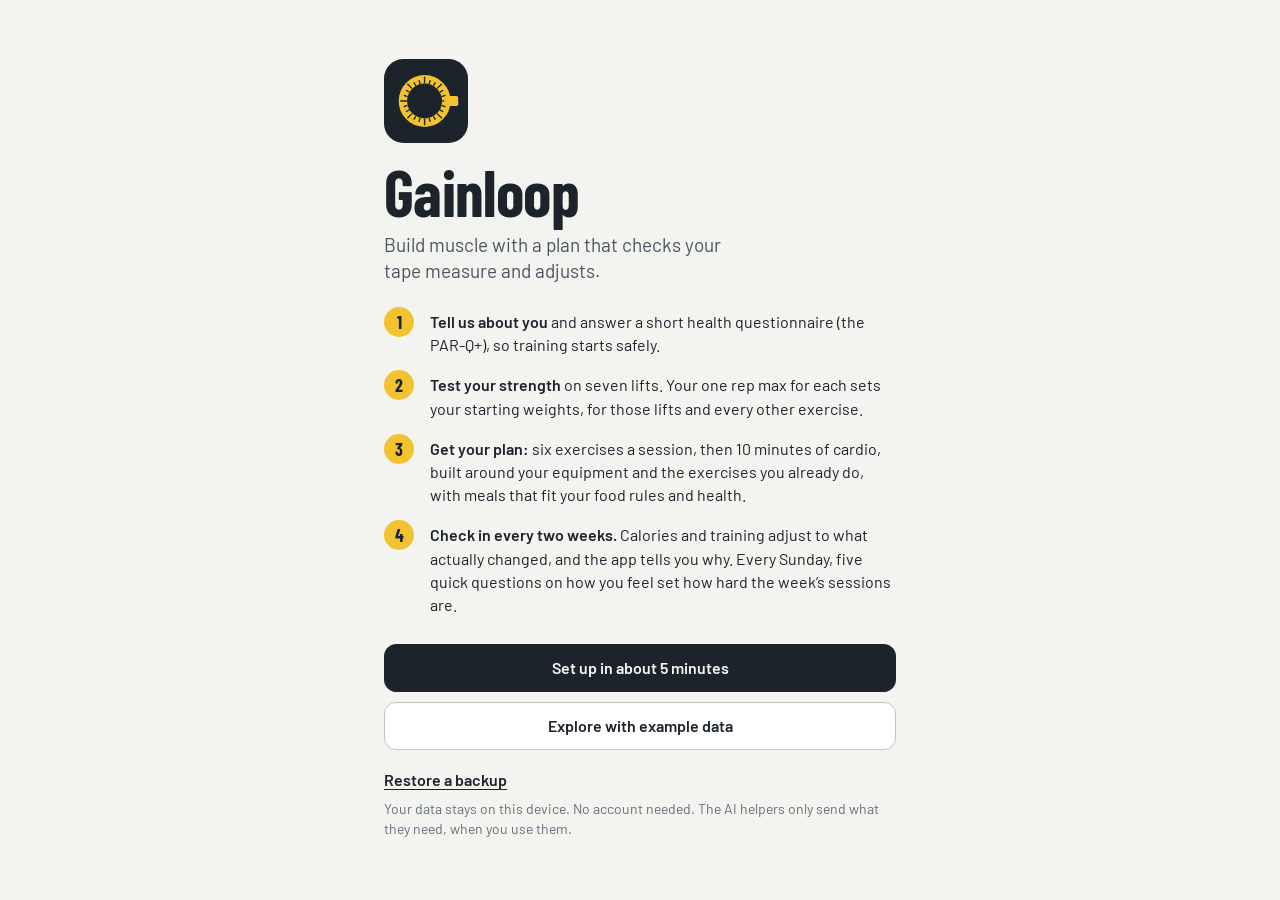
<file: index.html>
<!doctype html>
<html lang="en-GB">
<head>
  <meta charset="utf-8">
  <meta name="viewport" content="width=device-width, initial-scale=1, viewport-fit=cover">
  <title>Gainloop</title>
  <meta name="description" content="Build muscle with a plan that follows your tape measure: frame-based targets, training built around the exercises you already do, how-to pictures for every exercise, and meals that fit your food rules, health and the food you have.">
  <meta name="theme-color" content="#f3f3ef" media="(prefers-color-scheme: light)">
  <meta name="theme-color" content="#15191d" media="(prefers-color-scheme: dark)">
  <meta name="mobile-web-app-capable" content="yes">
  <meta name="apple-mobile-web-app-capable" content="yes">
  <meta name="apple-mobile-web-app-title" content="Gainloop">
  <meta name="apple-mobile-web-app-status-bar-style" content="default">
  <link rel="manifest" href="manifest.webmanifest">
  <link rel="icon" href="icons/favicon.svg" type="image/svg+xml">
  <link rel="icon" href="icons/icon-192.png" sizes="192x192" type="image/png">
  <link rel="apple-touch-icon" href="icons/apple-touch-icon.png">
  <link rel="preload" href="fonts/barlow-latin-400-normal.woff2" as="font" type="font/woff2" crossorigin>
  <link rel="preload" href="fonts/barlow-condensed-latin-700-normal.woff2" as="font" type="font/woff2" crossorigin>
  <link rel="stylesheet" href="css/app.css">
</head>
<body>
  <div id="app">
    <main id="view" class="view">
      <noscript><p>Gainloop needs JavaScript turned on.</p></noscript>
    </main>
  </div>
  <nav id="tabs" class="tabs" aria-label="Main" hidden></nav>
  <div id="sheet-root"></div>
  <div id="toast" role="status" aria-live="polite"></div>
  <script type="module" src="js/app.js"></script>
</body>
</html>
</file>
<file: css/app.css>
/* Gainloop
   Layout: one thumb-width column, the screen title top left, a bottom tab bar.
   Colour comes from the tape measure: chalk and graphite surfaces, tape yellow only where something is measured. */

@font-face { font-family: 'Barlow'; src: url('../fonts/barlow-latin-400-normal.woff2') format('woff2'); font-weight: 400; font-style: normal; font-display: swap; }
@font-face { font-family: 'Barlow'; src: url('../fonts/barlow-latin-500-normal.woff2') format('woff2'); font-weight: 500; font-style: normal; font-display: swap; }
@font-face { font-family: 'Barlow'; src: url('../fonts/barlow-latin-600-normal.woff2') format('woff2'); font-weight: 600; font-style: normal; font-display: swap; }
@font-face { font-family: 'Barlow Condensed'; src: url('../fonts/barlow-condensed-latin-600-normal.woff2') format('woff2'); font-weight: 600; font-style: normal; font-display: swap; }
@font-face { font-family: 'Barlow Condensed'; src: url('../fonts/barlow-condensed-latin-700-normal.woff2') format('woff2'); font-weight: 700; font-style: normal; font-display: swap; }

:root {
  --bg: #f3f3ef;          /* chalk */
  --surface: #ffffff;
  --sunk: #e9eae5;        /* inputs, tracks */
  --ink: #1c232b;         /* graphite */
  --ink-2: #4a5561;
  --ink-3: #64707c;
  --line: #d9dcd5;
  --line-2: #c3c7bf;
  --tape: #f2c230;        /* tape measure yellow */
  --tape-track: #f6e6a6;
  --tape-ink: #1c232b;    /* text printed on the tape, same in both themes */
  --tape-deep: #b98a06;
  --mark-bg: #1c232b;
  --good: #1f7a55;
  --warn: #9a4d00;
  --warn-bg: #fbecd9;
  --danger: #b3261e;
  --btn-bg: #1c232b;
  --btn-fg: #f8f8f5;
  --backdrop: rgba(12, 16, 20, 0.45);
  --shadow: 0 1px 2px rgba(28, 35, 43, 0.06), 0 8px 24px rgba(28, 35, 43, 0.08);
  --tape-shadow: inset 0 0 0 1px rgba(28, 35, 43, 0.14);
  --pic-bg: #d8f1fc;      /* behind exercise pictures, matching their own background */
  --pic-dim: none;        /* pictures are drawn on a light background, so they're toned down in dark mode */
  --font-body: 'Barlow', system-ui, -apple-system, 'Segoe UI', Roboto, sans-serif;
  --font-display: 'Barlow Condensed', 'Arial Narrow', 'Roboto Condensed', system-ui, sans-serif;
  --safe-top: env(safe-area-inset-top, 0px);
  --safe-bottom: env(safe-area-inset-bottom, 0px);
  color-scheme: light;
}

@media (prefers-color-scheme: dark) {
  :root:not([data-theme="light"]) {
    --bg: #15191d;          /* rubber gym floor */
    --surface: #1d2227;
    --sunk: #262c32;
    --ink: #eceee9;
    --ink-2: #b6bdc5;
    --ink-3: #8f99a3;
    --line: #2e353c;
    --line-2: #434b53;
    --tape: #f2c230;
    --tape-track: #c9b25e;
    --tape-ink: #1c232b;
    --tape-deep: #f2c230;
    --mark-bg: #1c232b;
    --good: #57c792;
    --warn: #f0a24b;
    --warn-bg: #3a2a14;
    --danger: #ff8a80;
    --btn-bg: #eceee9;
    --btn-fg: #15191d;
    --backdrop: rgba(0, 0, 0, 0.6);
    --shadow: 0 1px 2px rgba(0, 0, 0, 0.3), 0 8px 24px rgba(0, 0, 0, 0.35);
    --tape-shadow: inset 0 0 0 1px rgba(0, 0, 0, 0.25);
    --pic-dim: brightness(0.88) saturate(0.9);
    --pic-bg: #bed4de;
    color-scheme: dark;
  }
}

:root[data-theme="dark"] {
  --bg: #15191d;
  --surface: #1d2227;
  --sunk: #262c32;
  --ink: #eceee9;
  --ink-2: #b6bdc5;
  --ink-3: #8f99a3;
  --line: #2e353c;
  --line-2: #434b53;
  --tape: #f2c230;
  --tape-track: #c9b25e;
  --tape-ink: #1c232b;
  --tape-deep: #f2c230;
  --mark-bg: #1c232b;
  --good: #57c792;
  --warn: #f0a24b;
  --warn-bg: #3a2a14;
  --danger: #ff8a80;
  --btn-bg: #eceee9;
  --btn-fg: #15191d;
  --backdrop: rgba(0, 0, 0, 0.6);
  --shadow: 0 1px 2px rgba(0, 0, 0, 0.3), 0 8px 24px rgba(0, 0, 0, 0.35);
  --tape-shadow: inset 0 0 0 1px rgba(0, 0, 0, 0.25);
  --pic-dim: brightness(0.88) saturate(0.9);
  --pic-bg: #bed4de;
  color-scheme: dark;
}

/* ---------- Base ---------- */
*, *::before, *::after { box-sizing: border-box; }
[hidden] { display: none !important; }
html { -webkit-text-size-adjust: 100%; text-size-adjust: 100%; }
html.sheet-open { overflow: hidden; }
body {
  margin: 0;
  background: var(--bg);
  color: var(--ink);
  font: 400 16px/1.45 var(--font-body);
  -webkit-font-smoothing: antialiased;
  -webkit-tap-highlight-color: transparent;
}
img, svg { max-width: 100%; }
p { margin: 0 0 10px; }
a { color: inherit; }
strong { font-weight: 600; }
button, input, select, textarea { font: inherit; color: inherit; }
:focus-visible { outline: 3px solid var(--ink); outline-offset: 2px; }

#app { max-width: 560px; margin: 0 auto; }
.view {
  min-height: 100vh;
  padding: calc(var(--safe-top) + 14px) 16px calc(var(--safe-bottom) + 32px);
}
body.has-tabs .view { padding-bottom: calc(var(--safe-bottom) + 104px); }

.i { width: 1.25em; height: 1.25em; flex: 0 0 auto; fill: none; stroke: currentColor; stroke-width: 1.8; stroke-linecap: round; stroke-linejoin: round; vertical-align: -0.25em; }
.i .fill { fill: currentColor; stroke: none; }

/* ---------- Type ---------- */
.display { font: 700 56px/0.92 var(--font-display); letter-spacing: -0.01em; margin: 20px 0 10px; }
.title { font: 700 36px/1 var(--font-display); letter-spacing: -0.005em; margin: 0; text-wrap: balance; }
.h2 { font: 600 23px/1.15 var(--font-display); letter-spacing: 0.005em; margin: 0 0 10px; text-wrap: balance; }
.h3 { font: 600 17px/1.3 var(--font-body); margin: 0 0 4px; }
.lede { font-size: 19px; line-height: 1.4; color: var(--ink-2); max-width: 34ch; margin: 0 0 22px; }
.muted { color: var(--ink-2); }
.fine { font-size: 14px; line-height: 1.4; color: var(--ink-3); }
.date { color: var(--ink-2); font-size: 15px; margin: 0 0 2px; }
.num { font-variant-numeric: tabular-nums; }
.empty { color: var(--ink-2); padding: 10px 0; }
.error { color: var(--danger); font-weight: 600; margin-top: 12px; }
.warn-text { color: var(--warn); }
.prose p { max-width: 65ch; }
.prose .h2 { margin-top: 24px; }
.prose .h2:first-child { margin-top: 0; }
.sources { padding-left: 18px; }
.sources li { margin: 6px 0; }

/* ---------- Layout pieces ---------- */
.screen-head { display: flex; align-items: flex-end; justify-content: space-between; gap: 12px; margin: 6px 0 18px; }
.screen-head > div { min-width: 0; }
.screen-head .muted { margin: 4px 0 0; }
.section { margin-top: 30px; }
.section-head { display: flex; align-items: baseline; justify-content: space-between; gap: 12px; margin-bottom: 8px; }
.section-head .h2 { margin: 0; }
.stack { display: grid; gap: 10px; }
.actions-row { display: flex; flex-wrap: wrap; gap: 10px; margin-top: 18px; }
.grid-2 { display: grid; grid-template-columns: 1fr 1fr; gap: 0 12px; }

.card { background: var(--surface); border: 1px solid var(--line); border-radius: 16px; padding: 16px; margin-top: 14px; box-shadow: var(--shadow); }
.card .h3 { margin: 0; }
.card p:last-of-type { margin-bottom: 14px; }
.card-top { display: flex; justify-content: space-between; align-items: baseline; gap: 12px; }
.card-tape { background: var(--tape); color: var(--tape-ink); border-color: transparent; }
.card-tape .btn-primary { background: var(--tape-ink); color: #f8f8f5; border-color: var(--tape-ink); }
.big-name { font: 700 30px/1.02 var(--font-display); margin: 6px 0 4px; }
.done-line { display: flex; align-items: center; gap: 6px; color: var(--good); font-weight: 600; margin: 8px 0 0; }

.banner { display: flex; flex-wrap: wrap; align-items: center; justify-content: space-between; gap: 10px 14px; padding: 12px 14px; border-radius: 12px; background: var(--sunk); color: var(--ink); margin: 0 0 14px; }
.banner p { margin: 0; flex: 1 1 220px; }
.banner-warn { background: var(--warn-bg); }
.note { background: var(--sunk); color: var(--ink); border-radius: 10px; padding: 10px 12px; font-size: 15px; }

.back { display: inline-flex; align-items: center; gap: 2px; padding: 8px 0; margin-left: -4px; border: 0; background: none; color: var(--ink-2); font-weight: 600; font-size: 15px; text-decoration: none; cursor: pointer; }
.back .i { width: 22px; height: 22px; }

/* ---------- Buttons ---------- */
.btn {
  display: inline-flex; align-items: center; justify-content: center; gap: 8px;
  min-height: 48px; padding: 0 18px; border-radius: 12px;
  border: 1px solid var(--line-2); background: var(--surface); color: var(--ink);
  font: 600 16px/1.1 var(--font-body); text-align: center; text-decoration: none; cursor: pointer;
}
.btn:hover { border-color: var(--ink-3); }
.btn-primary { background: var(--btn-bg); color: var(--btn-fg); border-color: var(--btn-bg); }
.btn-primary:hover { border-color: var(--btn-bg); opacity: 0.92; }
.btn-small { min-height: 40px; padding: 0 14px; border-radius: 10px; font-size: 15px; }
.btn-wide { width: 100%; }
.btn-danger { color: var(--danger); }
.btn-link { display: inline-block; padding: 10px 0; border: 0; background: none; color: var(--ink); font: 600 16px/1.2 var(--font-body); text-decoration: underline; text-underline-offset: 3px; cursor: pointer; text-align: left; }
.link { color: var(--ink); font-weight: 600; text-underline-offset: 3px; white-space: nowrap; }
.icon-btn { display: inline-grid; place-items: center; width: 44px; height: 44px; flex: 0 0 auto; border: 0; border-radius: 12px; background: transparent; color: var(--ink-2); cursor: pointer; }
.icon-btn:hover { background: var(--sunk); color: var(--ink); }

/* ---------- Forms ---------- */
.field { margin: 0 0 20px; padding: 0; border: 0; min-width: 0; }
.field > label, .field > legend { display: block; padding: 0; margin: 0 0 8px; font-weight: 600; }
.field.compact { margin-bottom: 14px; }
.field.compact > legend { font-weight: 500; color: var(--ink-2); margin-bottom: 6px; }
.opt { font-weight: 400; color: var(--ink-3); }
.hint { font-size: 14px; color: var(--ink-3); margin: 8px 0 0; }

input:not([type]), input[type="text"], input[type="date"], input[inputmode], textarea {
  width: 100%; min-height: 48px; padding: 10px 12px;
  border: 1px solid var(--line-2); border-radius: 10px;
  background: var(--surface); color: var(--ink);
  font: 400 17px/1.3 var(--font-body);
}
textarea { min-height: 120px; resize: vertical; }
input::placeholder, textarea::placeholder { color: var(--ink-3); opacity: 1; }
input[type="file"] { font-size: 15px; max-width: 100%; }
.input-unit { position: relative; display: flex; align-items: center; }
.input-unit input { padding-right: 50px; font-variant-numeric: tabular-nums; }
.input-unit .unit { position: absolute; right: 12px; color: var(--ink-3); font-size: 15px; pointer-events: none; }
.input-unit.small { width: 140px; flex: 0 0 auto; }
.pair { display: grid; grid-template-columns: 1fr 1fr; gap: 10px; max-width: 320px; }

.seg, .chips { display: flex; flex-wrap: wrap; gap: 6px; }
.seg input, .chips input, .choices input { position: absolute; width: 1px; height: 1px; opacity: 0; pointer-events: none; }
.seg label, .chips label {
  display: inline-flex; align-items: center; min-height: 44px; padding: 0 16px;
  border: 1px solid var(--line-2); border-radius: 999px; background: var(--surface);
  font-weight: 500; cursor: pointer; user-select: none;
}
.seg input:checked + label, .chips input:checked + label { background: var(--ink); color: var(--bg); border-color: var(--ink); }
.chips input[name="pins"]:checked + label { background: var(--tape); color: var(--tape-ink); border-color: var(--tape-deep); }
.seg input:focus-visible + label, .chips input:focus-visible + label, .choices input:focus-visible + label { outline: 3px solid var(--ink); outline-offset: 2px; }

.choices { display: grid; gap: 8px; }
.choices label { display: block; padding: 12px 14px; border: 1px solid var(--line-2); border-radius: 12px; background: var(--surface); cursor: pointer; }
.choices input:checked + label { border-color: var(--ink); box-shadow: inset 0 0 0 1px var(--ink); }
.choices input:disabled + label { cursor: not-allowed; opacity: 0.65; }
.choice-title { display: block; font-weight: 600; }
.choice-desc { display: block; margin-top: 2px; font-size: 14px; color: var(--ink-3); }

.field.check { display: flex; align-items: center; gap: 12px; }
.field.check input { width: 22px; height: 22px; margin: 0; accent-color: var(--ink); }
.field.check label { margin: 0; font-weight: 500; }

.form-actions { display: flex; flex-direction: column; gap: 8px; margin-top: 26px; }
.form-actions .btn { width: 100%; }
.form-actions .btn-link { align-self: center; }
.inline-form { display: flex; flex-wrap: wrap; align-items: center; gap: 10px; margin-bottom: 8px; }
.inline-form .input-unit, .inline-form .pair { flex: 1 1 160px; max-width: 240px; }

.measure { margin: 0; padding: 12px 0; border-bottom: 1px solid var(--line); }
.measure-row { display: flex; align-items: center; justify-content: space-between; gap: 12px; }
.measure-row label { margin: 0; font-weight: 600; }
.measure .fine { margin: 4px 0 0; }
.how summary { padding: 6px 0 2px; color: var(--ink-2); font-size: 14px; cursor: pointer; }
.how p { margin: 4px 0 6px; color: var(--ink-2); font-size: 15px; }
.warn { display: flex; align-items: flex-start; gap: 6px; margin: 6px 0 0; color: var(--warn); font-size: 14px; font-weight: 500; }

/* ---------- Setup ---------- */
.steps { display: flex; align-items: center; justify-content: space-between; min-height: 40px; }
.step-count { color: var(--ink-3); font-size: 14px; margin-left: auto; }
.step-bar { height: 4px; margin: 6px 0 24px; border-radius: 4px; background: var(--sunk); overflow: hidden; }
.step-bar span { display: block; height: 100%; background: var(--ink); }
.setup .title { margin-bottom: 8px; }
.setup .h2 { margin-top: 24px; }

/* ---------- Welcome ---------- */
.welcome { padding-top: 5vh; }
.loop { list-style: none; counter-reset: step; display: grid; gap: 14px; margin: 0 0 28px; padding: 0; }
.loop li { counter-increment: step; position: relative; min-height: 30px; padding: 3px 0 0 46px; }
.loop li::before {
  content: counter(step); position: absolute; left: 0; top: 0;
  display: grid; place-items: center; width: 30px; height: 30px; border-radius: 50%;
  background: var(--tape); color: var(--tape-ink); font: 700 18px/1 var(--font-display);
}
.mark { display: block; }
.mark-bg { fill: var(--mark-bg); }
.mark-ring { fill: none; stroke: var(--tape); stroke-width: 12; }
.mark-tick { stroke: var(--mark-bg); stroke-width: 2; stroke-linecap: round; }
.mark-tab { fill: var(--tape); }

/* ---------- Lists ---------- */
.list { list-style: none; margin: 0; padding: 0; border-top: 1px solid var(--line); }
.row {
  display: flex; align-items: center; gap: 12px; min-height: 52px; padding: 10px 0;
  border-bottom: 1px solid var(--line); color: inherit; text-decoration: none;
}
.row-label { flex: 0 0 auto; min-width: 92px; color: var(--ink-3); font-size: 15px; }
.row-main { flex: 1 1 auto; min-width: 0; overflow-wrap: anywhere; }
.row-title { display: block; font-weight: 600; }
.row-main .fine { display: block; margin: 2px 0 0; }
.row-amount { flex: 0 0 auto; color: var(--ink-2); font-variant-numeric: tabular-nums; white-space: nowrap; }
.row-link > .i, .row-button > .i { color: var(--ink-3); }
.row-button { width: 100%; border: 0; border-bottom: 1px solid var(--line); background: none; text-align: left; cursor: pointer; }
.row-link:hover, .row-button:hover { background: var(--sunk); }
.shop .row input { width: 22px; height: 22px; margin: 0; accent-color: var(--ink); flex: 0 0 auto; }
.shop .row label { cursor: pointer; }
.shop .row input:checked ~ label, .shop .row input:checked ~ .row-amount { color: var(--ink-3); text-decoration: line-through; }

.badge { display: inline-flex; align-items: center; height: 22px; padding: 0 8px; border-radius: 999px; font: 600 12px/1 var(--font-body); vertical-align: 0.1em; white-space: nowrap; }
.badge-tape { background: var(--tape); color: var(--tape-ink); }
.badge-ink { background: var(--ink); color: var(--bg); }

/* ---------- Stats ---------- */
.stats { display: grid; grid-template-columns: 1fr 1fr; gap: 1px; overflow: hidden; border: 1px solid var(--line); border-radius: 16px; background: var(--line); }
.stat { padding: 14px; background: var(--surface); min-width: 0; }
.stat-label { margin: 0 0 2px; color: var(--ink-3); font-size: 14px; }
.stat-value { margin: 0; font: 600 30px/1.05 var(--font-display); }
.stat-sub { margin: 4px 0 0; color: var(--ink-3); font-size: 13px; }
.kpi { display: flex; flex-wrap: wrap; gap: 6px 18px; margin: 0 0 8px; color: var(--ink-2); }
.kpi strong { font: 600 24px/1.1 var(--font-display); color: var(--ink); }

/* ---------- Tape gauge ---------- */
.gauges { display: grid; gap: 20px; }
.gauge-head { display: flex; align-items: baseline; justify-content: space-between; gap: 12px; margin-bottom: 6px; }
.gauge-name { font-weight: 600; }
.gauge-nums { color: var(--ink-2); font-size: 15px; white-space: nowrap; }
.gauge-nums strong { font: 600 22px/1 var(--font-display); color: var(--ink); }
.gauge-foot { display: flex; flex-wrap: wrap; align-items: center; gap: 8px; margin: 6px 0 0; color: var(--ink-2); font-size: 14px; }
.tape { position: relative; height: 36px; overflow: hidden; border-radius: 4px; background: var(--tape-track); box-shadow: var(--tape-shadow); }
.tape-fill { position: absolute; top: 0; bottom: 0; left: 0; background: var(--tape); }
.tick { position: absolute; top: 0; width: 1px; height: 7px; background: var(--tape-ink); opacity: 0.5; transform: translateX(-0.5px); }
.tick.mid { height: 11px; opacity: 0.7; }
.tick.major { width: 1.5px; height: 15px; opacity: 0.9; }
.tick-num { position: absolute; top: 16px; transform: translateX(-50%); color: var(--tape-ink); font: 600 13px/1 var(--font-display); }
.tape-now { position: absolute; top: 0; bottom: 0; width: 3px; background: var(--tape-ink); transform: translateX(-1.5px); }
.tape-target { position: absolute; top: 0; bottom: 0; width: 0; }
.tape-target::before, .tape-target::after { content: ''; position: absolute; left: -7px; border-left: 7px solid transparent; border-right: 7px solid transparent; }
.tape-target::before { top: 0; border-top: 9px solid var(--tape-ink); }
.tape-target::after { bottom: 0; border-bottom: 9px solid var(--tape-ink); }

/* ---------- Sets bars ---------- */
.bars { display: grid; gap: 2px; }
.bar-row {
  display: grid; grid-template-columns: minmax(110px, 40%) 1fr 30px; align-items: center; gap: 10px;
  width: 100%; min-height: 42px; padding: 4px 6px; margin: 0 -6px; border: 0; border-radius: 8px;
  background: none; color: inherit; text-align: left; cursor: pointer;
}
.bar-row:hover { background: var(--sunk); }
.bar-label { display: flex; flex-wrap: wrap; align-items: center; gap: 6px; font-weight: 500; }
.bar-track { height: 10px; overflow: hidden; border-radius: 0 4px 4px 0; background: var(--sunk); }
.bar-fill { display: block; height: 100%; border-radius: 0 4px 4px 0; background: var(--ink-3); }
.bar-fill.pri { background: var(--tape-deep); }
.bar-value { text-align: right; font-weight: 600; font-variant-numeric: tabular-nums; }

/* ---------- Weight chart ---------- */
.chart { position: relative; min-height: 120px; border-radius: 12px; }
.wchart { display: block; overflow: visible; touch-action: pan-y; }
.wchart .grid { stroke: var(--line); stroke-width: 1; }
.wchart .axis { fill: var(--ink-3); font: 500 11px var(--font-body); font-variant-numeric: tabular-nums; }
.wchart .dot { fill: var(--ink-3); opacity: 0.45; }
.wchart .area { fill: var(--ink); opacity: 0.07; }
.wchart .trend { fill: none; stroke: var(--ink); stroke-width: 2; stroke-linecap: round; stroke-linejoin: round; }
.wchart .end { fill: var(--tape); stroke: var(--bg); stroke-width: 2; }
.wchart .cross { stroke: var(--ink-3); stroke-width: 1; }
.wchart .cross-dot { fill: var(--ink); stroke: var(--bg); stroke-width: 2; }
.chart-tip { position: absolute; top: 2px; padding: 8px 10px; border: 1px solid var(--line); border-radius: 10px; background: var(--surface); box-shadow: var(--shadow); font-size: 13px; line-height: 1.5; white-space: nowrap; pointer-events: none; z-index: 2; }
.tip-date { font-weight: 600; }
.tip-key { display: inline-block; width: 12px; height: 2px; margin-right: 6px; background: var(--ink); vertical-align: middle; }
.tip-key.dotkey { width: 6px; height: 6px; margin: 0 9px 0 3px; border-radius: 50%; background: var(--ink-3); }
.more summary { padding: 12px 0; font-weight: 600; cursor: pointer; }

/* ---------- Train ---------- */
.exercise { padding: 18px 0; border-bottom: 1px solid var(--line); }
.exercise:first-of-type { border-top: 1px solid var(--line); }
.ex-head { display: flex; align-items: flex-start; justify-content: space-between; gap: 8px; }
.ex-title { min-width: 0; }
.ex-title .fine { margin: 2px 0 0; }
.advice { margin: 10px 0 6px; padding: 10px 12px; border-radius: 10px; background: var(--sunk); font-size: 15px; }
.log { display: grid; gap: 10px; margin: 12px 0 8px; }
.log-weight, .log-reps { display: flex; align-items: center; gap: 12px; }
.log-weight label, .log-label { min-width: 70px; font-weight: 600; font-size: 15px; }
.rep-boxes { display: flex; flex-wrap: wrap; gap: 8px; }
input.rep { width: 54px; min-height: 46px; padding: 8px 4px; text-align: center; font-variant-numeric: tabular-nums; }
.finish-bar { position: sticky; bottom: calc(var(--safe-bottom) + 78px); z-index: 5; margin-top: 10px; padding: 14px 0 6px; background: linear-gradient(to top, var(--bg) 72%, transparent); }

/* ---------- Eat ---------- */
.targets { display: grid; gap: 2px; }
.target-kcal { margin: 0; color: var(--ink-2); }
.target-kcal strong { margin-right: 6px; color: var(--ink); font: 700 46px/1 var(--font-display); }
.macros { display: flex; flex-wrap: wrap; gap: 4px 16px; margin: 6px 0; color: var(--ink-2); }
.macros strong { color: var(--ink); }
.rules-line { display: flex; align-items: baseline; justify-content: space-between; gap: 12px; }
.rules-line p { margin: 0; }
.days { display: grid; grid-template-columns: repeat(7, minmax(0, 1fr)); gap: 4px; margin: 24px 0 6px; }
.day { display: flex; flex-direction: column; align-items: center; gap: 1px; padding: 8px 0; border: 1px solid transparent; border-radius: 12px; background: none; color: var(--ink-2); font: 600 13px/1.2 var(--font-body); cursor: pointer; }
.day-num { color: var(--ink); font: 600 19px/1.1 var(--font-display); }
.day.today:not(.on) { border-color: var(--line-2); }
.day.on { background: var(--ink); color: var(--bg); }
.day.on .day-num { color: var(--bg); }
.meals { list-style: none; margin: 0; padding: 0; }
.meal { display: grid; gap: 2px; width: 100%; padding: 12px 0; border: 0; border-bottom: 1px solid var(--line); background: none; color: inherit; text-align: left; cursor: pointer; }
.meal:hover { background: var(--sunk); }
.meal-slot { color: var(--ink-3); font-size: 13px; font-weight: 600; }
.meal-name { font-size: 17px; font-weight: 600; }
.meal-meta { color: var(--ink-2); font-size: 14px; }
.day-total { display: grid; gap: 12px; margin-top: 18px; }
.meter-head { display: flex; justify-content: space-between; gap: 10px; margin-bottom: 6px; font-size: 15px; }
.meter-track { height: 8px; overflow: hidden; border-radius: 4px; background: var(--sunk); }
.meter-fill { display: block; height: 100%; border-radius: 0 4px 4px 0; background: var(--ink-3); }
.meter-fill.ok { background: var(--good); }
.ingredients { margin: 0 0 10px; padding-left: 20px; }
.ingredients li { margin: 4px 0; }
.explain { display: grid; gap: 10px; margin: 0 0 14px; padding-left: 18px; }

/* ---------- Check-in and changes ---------- */
.changes { display: grid; gap: 12px; list-style: none; margin: 0; padding: 0; }
.change { padding: 14px; border: 1px solid var(--line); border-radius: 12px; background: var(--surface); }
.change-text { margin: 0 0 4px; font-weight: 600; }
.change .fine { margin: 0; }
.timeline { list-style: none; margin: 0; padding: 0; border-top: 1px solid var(--line); }
.timeline > li { padding: 14px 0; border-bottom: 1px solid var(--line); }
.timeline ul { display: grid; gap: 10px; list-style: none; margin: 8px 0 0; padding: 0; }
.tl-head { display: flex; flex-wrap: wrap; align-items: baseline; gap: 8px; margin: 0; }
.tl-text { margin: 0 0 2px; font-weight: 500; }
.timeline .fine { margin: 0; }
.footer-note { margin-top: 28px; }
.copy-area { font: 13px/1.4 ui-monospace, Menlo, Consolas, monospace; }

/* ---------- Tab bar ---------- */
.tabs {
  position: fixed; left: 0; right: 0; bottom: 0; z-index: 20;
  display: flex; justify-content: center;
  padding: 6px max(8px, env(safe-area-inset-left, 0px)) calc(var(--safe-bottom) + 6px);
  border-top: 1px solid var(--line); background: var(--surface);
}
.tab {
  position: relative; flex: 1 1 0; max-width: 112px;
  display: flex; flex-direction: column; align-items: center; gap: 3px; padding: 6px 0 4px;
  color: var(--ink-3); font-size: 12px; font-weight: 600; text-decoration: none; border-radius: 10px;
}
.tab .i { width: 24px; height: 24px; vertical-align: 0; }
.tab[aria-current="page"] { color: var(--ink); }
.tab[aria-current="page"]::before { content: ''; position: absolute; top: -7px; left: 50%; width: 30px; height: 4px; transform: translateX(-50%); border-radius: 0 0 3px 3px; background: var(--tape); }

/* ---------- Sheet and toast ---------- */
.sheet-backdrop { position: fixed; inset: 0; z-index: 40; background: var(--backdrop); }
.sheet {
  position: fixed; left: 0; right: 0; bottom: 0; z-index: 41;
  max-width: 560px; max-height: 86vh; margin: 0 auto; overflow: auto; overscroll-behavior: contain;
  padding: 0 16px calc(var(--safe-bottom) + 24px);
  border-radius: 20px 20px 0 0; background: var(--surface); box-shadow: var(--shadow);
}
.sheet-head { position: sticky; top: 0; z-index: 1; display: flex; align-items: center; justify-content: space-between; gap: 8px; padding: 16px 0 8px; background: var(--surface); }
.sheet-head .h2 { margin: 0; }
.sheet-body > :last-child { margin-bottom: 0; }

#toast {
  position: fixed; left: 50%; bottom: calc(var(--safe-bottom) + 88px); z-index: 60;
  max-width: min(92vw, 480px); padding: 12px 16px; border-radius: 12px;
  background: var(--ink); color: var(--bg); font-weight: 500;
  opacity: 0; transform: translate(-50%, 16px); pointer-events: none; transition: opacity 0.2s, transform 0.2s;
}
#toast.show { opacity: 1; transform: translate(-50%, 0); }
body:not(.has-tabs) #toast { bottom: calc(var(--safe-bottom) + 24px); }

@media (prefers-reduced-motion: no-preference) {
  .sheet { animation: sheet-in 0.22s ease-out; }
  .sheet-backdrop { animation: fade-in 0.2s ease-out; }
}
@keyframes sheet-in { from { transform: translateY(28px); opacity: 0.6; } to { transform: none; opacity: 1; } }
@keyframes fade-in { from { opacity: 0; } }
@media (prefers-reduced-motion: reduce) { #toast { transition: none; } }

@media (min-width: 600px) {
  .view { padding-left: 24px; padding-right: 24px; }
  .display { font-size: 64px; }
}
@media (max-width: 360px) {
  .title { font-size: 32px; }
  .row-label { min-width: 76px; }
  .input-unit.small { width: 120px; }
}

.wchart .end-label { fill: var(--ink); font: 600 12px var(--font-body); paint-order: stroke; stroke: var(--bg); stroke-width: 3px; stroke-linejoin: round; }
.changes { margin-top: 16px; }

/* ---------- Exercise pictures ---------- */
.pic { position: relative; width: 100%; max-width: 380px; margin: 0 auto; overflow: hidden; border-radius: 16px; background: var(--pic-bg); }
.pic-frame { display: block; width: 100%; height: auto; filter: var(--pic-dim); }
.pic-loop, .pic-still, .pic-seq { aspect-ratio: 1 / 1; }
.pic-loop .pic-frame, .pic-still .pic-frame, .pic-seq .pic-frame { position: absolute; inset: 0; height: 100%; object-fit: contain; }
.pic-loop .pic-f2 { animation: pic-swap 2.8s ease-in-out infinite; }
.pic-loop.paused .pic-f2 { animation-play-state: paused; }
/* a move of five steps: each picture shows for one second of a five second loop (delays are set on each picture) */
.pic-seq .pic-frame { opacity: 0; animation: pic-seq 5s step-end infinite; }
.pic-seq.paused .pic-frame { animation-play-state: paused; }
@keyframes pic-seq { 0% { opacity: 1; } 20%, 100% { opacity: 0; } }
.pic-strip { display: grid; grid-template-columns: 1fr 1fr; gap: 6px; max-width: 520px; background: none; border-radius: 0; }
.pic-strip .pic-frame { aspect-ratio: 1 / 1; object-fit: contain; border-radius: 12px; background: var(--pic-bg); }
@keyframes pic-swap { 0%, 40% { opacity: 0; } 50%, 90% { opacity: 1; } 100% { opacity: 0; } }
@media (prefers-reduced-motion: reduce) { .pic-loop .pic-f2 { animation: none; } }
.pic-pair { display: grid; grid-template-columns: 1fr 1fr; gap: 6px; max-width: 520px; background: none; border-radius: 0; }
.pic-pair .pic-frame { aspect-ratio: 1 / 1; object-fit: contain; border-radius: 12px; background: var(--pic-bg); }
.pic-frame.flip { transform: scaleX(-1); }
.pic-none { display: grid; place-items: center; aspect-ratio: 4 / 3; padding: 16px; border: 1px solid var(--line); background: var(--surface); color: var(--ink-3); text-align: center; font-size: 15px; }
.pic-none p { margin: 0; }
.pic-note { margin: 10px 0 0; color: var(--ink-2); font-size: 14px; }
.pic-credit { margin: 14px 0 0; }
.pic-credit a { color: inherit; }
.pic-toggle { display: inline-flex; flex: 0 0 auto; align-items: center; gap: 6px; min-width: 76px; min-height: 40px; justify-content: center; padding: 0 14px; border: 1px solid var(--line-2); border-radius: 999px; background: var(--surface); color: var(--ink); font: 600 14px/1 var(--font-body); cursor: pointer; }
.pic-toggle:hover { border-color: var(--ink-3); }
.guide-bar { display: flex; align-items: center; justify-content: space-between; gap: 12px; margin-top: 12px; }
.guide-bar .guide-meta { margin: 0; }
.thumb { display: block; flex: 0 0 auto; width: 60px; height: 60px; overflow: hidden; border: 1px solid var(--line); border-radius: 12px; background: var(--pic-bg); }
.thumb img { display: block; width: 100%; height: 100%; object-fit: cover; filter: var(--pic-dim); }
.thumb-none { display: grid; place-items: center; background: var(--surface); color: var(--ink-3); font: 600 11px/1.1 var(--font-body); text-align: center; }
.ex-guide { display: flex; align-items: center; gap: 12px; width: 100%; margin: 4px 0 0; padding: 6px 0; border: 0; background: none; color: var(--ink); font: 600 15px/1.2 var(--font-body); text-align: left; cursor: pointer; }
.ex-guide:hover .thumb { border-color: var(--ink-3); }
.row-thumb { display: flex; align-items: center; gap: 12px; }

/* ---------- Guides ---------- */
.guide-works { margin: 10px 0 0; color: var(--ink-2); }
.guide h3 { margin-top: 18px; }
.kit-list { margin: 4px 0 0; padding-left: 20px; }
.kit-list li { margin: 3px 0; }
.steps-list { margin: 4px 0 0; padding-left: 24px; }
.steps-list li { margin: 7px 0; padding-left: 2px; }
.steps-list li::marker { font-weight: 600; color: var(--ink-2); }
.guide .note { margin-top: 14px; }
.guide-meta { display: flex; flex-wrap: wrap; gap: 6px 16px; margin: 14px 0 0; color: var(--ink-2); font-size: 15px; }
.food-group .chips label { min-height: 40px; padding: 0 14px; font-size: 15px; }
.badge-line { background: var(--sunk); color: var(--ink-2); }
.filter-row { display: flex; gap: 6px; overflow-x: auto; margin: 0 -16px 14px; padding: 2px 16px 6px; scrollbar-width: none; }
.filter-row::-webkit-scrollbar { display: none; }
.filter-row .seg { flex-wrap: nowrap; }
.filter-row .seg label { white-space: nowrap; }
input[type="search"] { width: 100%; min-height: 50px; padding: 10px 14px; border: 1px solid var(--line-2); border-radius: 12px; background: var(--surface); color: var(--ink); font-size: 17px; -webkit-appearance: none; appearance: none; }
input[type="search"]:focus-visible { outline: 3px solid var(--ink); outline-offset: 1px; }
.picker-results:empty { display: none; }
.picker-results { margin-top: 6px; }
.added { color: var(--good); font-weight: 600; white-space: nowrap; }

/* ---------- Cook with what you have ---------- */
.food-group { margin-top: 18px; }
.food-group .h3 { margin-bottom: 8px; color: var(--ink-2); font-size: 15px; }
.ideas { display: grid; gap: 10px; }
.idea { padding: 14px; border: 1px solid var(--line); border-radius: 14px; background: var(--surface); }
.idea-name { margin: 0; font-weight: 600; font-size: 17px; }
.idea-meta { margin: 2px 0 8px; color: var(--ink-2); font-size: 14px; }
.idea-items { margin: 0 0 8px; color: var(--ink-2); font-size: 15px; }
.idea .how summary { font-size: 15px; }
.idea-actions { display: flex; flex-wrap: wrap; align-items: center; gap: 4px 16px; margin-top: 8px; }
.need { color: var(--warn); font-size: 14px; font-weight: 500; }
.slot-head { margin-top: 26px; }

/* ---------- Health ---------- */
.health-list { display: grid; gap: 10px; list-style: none; margin: 0; padding: 0; }
.health-list li { padding: 12px 14px; border: 1px solid var(--line); border-radius: 12px; background: var(--surface); }
.health-list .h3 { margin: 0 0 4px; }
.health-list p { margin: 0; color: var(--ink-2); font-size: 15px; }
.health-list p.h3 { margin: 0 0 4px; color: var(--ink); font-size: 17px; }
.notes { display: grid; gap: 8px; margin: 0; padding-left: 20px; }
.notes li { padding-left: 2px; }
.card-note { margin: 10px 0 12px; padding: 10px 12px; border-radius: 10px; background: var(--sunk); font-size: 15px; }


/* ---------- Exercise pictures in lists and sessions ---------- */
.thumb-btn { flex: 0 0 auto; padding: 0; border: 0; border-radius: 10px; background: none; cursor: pointer; }
.thumb-btn:hover .thumb { border-color: var(--ink-3); }
.ex-guide-text { display: grid; gap: 1px; min-width: 0; }
.ex-guide-text > span:first-child { text-decoration: underline; text-underline-offset: 3px; }
.ex-guide-text .fine { font-weight: 400; overflow-wrap: anywhere; }
.picked-head { margin-top: 18px; }
.swap-row { padding: 6px 0; }
.row-pick { display: flex; align-items: center; gap: 12px; flex: 1 1 auto; min-width: 0; min-height: 52px; padding: 0; border: 0; background: none; color: inherit; text-align: left; cursor: pointer; }
.row-pick > .i { color: var(--ink-3); }
.row-pick:hover .row-title { text-decoration: underline; text-underline-offset: 3px; }
.swap-all { margin-top: 22px; }
.sheet-body .list + .fine { margin-top: 8px; }
.session-notes { margin: 0 0 16px; }
.health-banner { align-items: flex-start; }
.health-banner > div:first-child { flex: 1 1 240px; }
.health-banner p { margin: 0 0 4px; }
.banner-actions { display: flex; flex-wrap: wrap; align-items: center; gap: 8px 16px; }

/* ---------- Cook with what you have: the food picker ---------- */
.food-picker { border-top: 1px solid var(--line); border-bottom: 1px solid var(--line); }
.food-picker > summary { position: relative; display: grid; gap: 2px; padding: 12px 32px 12px 0; list-style: none; cursor: pointer; }
.food-picker > summary::-webkit-details-marker { display: none; }
.food-picker > summary::after { content: ''; position: absolute; right: 8px; top: 50%; width: 9px; height: 9px; border-right: 2px solid var(--ink-3); border-bottom: 2px solid var(--ink-3); transform: translateY(-70%) rotate(45deg); }
.food-picker[open] > summary::after { transform: translateY(-20%) rotate(225deg); }
.food-picker[open] { padding-bottom: 8px; }
.food-picker .food-group:first-of-type { margin-top: 4px; }
.pantry-foot { margin: 14px 0 0; }
#pantry-results { margin-top: 24px; scroll-margin-top: 12px; }
#pantry-results > .h2 { margin-bottom: 0; }
.slot-head .h3 { margin-bottom: 8px; }
.pantry-bar.away { visibility: hidden; }
details.session-notes > summary { font-weight: 600; cursor: pointer; }
details.session-notes[open] > summary { margin-bottom: 8px; }

/* ---------- Meal ideas from the AI ---------- */
.sr-only { position: absolute; width: 1px; height: 1px; padding: 0; margin: -1px; overflow: hidden; clip: rect(0 0 0 0); white-space: nowrap; border: 0; }
.ai-box { margin: 4px 0 28px; padding: 16px; border: 1px solid var(--line); border-radius: 16px; background: var(--surface); box-shadow: var(--shadow); }
.ai-box > .h2 { display: flex; align-items: center; gap: 8px; }
.ai-box > .h2 .i { color: var(--tape-deep); }
.ai-box textarea { width: 100%; min-height: 84px; resize: vertical; }
.ai-box .field { margin-bottom: 14px; }
.ai-box > .fine { margin: 12px 0 0; }
#ai-results:not(:empty) { margin-top: 16px; }
.ai-wait { display: flex; align-items: flex-start; gap: 12px; margin: 0 0 12px; color: var(--ink-2); }
.ai-wait p { margin: 0; }
.ai-wait .i { flex: 0 0 auto; color: var(--tape-deep); }
.ai-dots { position: relative; flex: 0 0 auto; width: 34px; height: 22px; margin-top: 2px; }
.ai-dots { background: radial-gradient(circle, var(--tape-deep) 4px, transparent 4.5px) 0 50% / 11px 22px repeat-x; }
.ai-dots { animation: ai-pulse 1.2s ease-in-out infinite; }
@keyframes ai-pulse { 0%, 100% { opacity: 0.35; } 50% { opacity: 1; } }
@media (prefers-reduced-motion: reduce) { .ai-dots { animation: none; } }
.ai-foot { margin-top: 12px; }
.ai-foot .btn-link { padding: 0; font-size: 14px; }
.warn-note { background: var(--warn-bg); color: var(--ink); }
.pick-head { margin-top: 8px; }
.short-list { margin-top: 22px; border-top: 1px solid var(--line); border-bottom: 1px solid var(--line); }
.short-list > summary { position: relative; display: grid; gap: 2px; padding: 12px 32px 12px 0; list-style: none; cursor: pointer; }
.short-list > summary::-webkit-details-marker { display: none; }
.short-list > summary::after { content: ''; position: absolute; right: 8px; top: 50%; width: 9px; height: 9px; border-right: 2px solid var(--ink-3); border-bottom: 2px solid var(--ink-3); transform: translateY(-70%) rotate(45deg); }
.short-list[open] > summary::after { transform: translateY(-20%) rotate(225deg); }
.short-list[open] { padding-bottom: 12px; }

/* ---------- Food log and back on track ---------- */
.food-row.is-changed { box-shadow: inset 3px 0 0 var(--tape-deep); padding-left: 10px; }
.add-food { margin-top: 12px; }
.day-vs { margin: 10px 0 0; color: var(--ink-2); }
.day-vs strong { color: var(--ink); font-variant-numeric: tabular-nums; }
.day-vs.over strong { color: var(--warn); }
.over-text { color: var(--warn); font-weight: 600; font-variant-numeric: tabular-nums; }
.under-text { color: var(--ink-2); font-weight: 600; font-variant-numeric: tabular-nums; }
.track-card p { margin: 6px 0 12px; }
.card-actions { display: flex; flex-wrap: wrap; align-items: center; gap: 8px 18px; }
.card-tape .btn-link { color: var(--tape-ink); }
.cardio-due { display: flex; align-items: center; gap: 12px; margin: 8px 0 12px; padding: 10px 12px; border-radius: 12px; background: var(--sunk); }
.cardio-due-text { display: grid; gap: 2px; flex: 1 1 auto; min-width: 0; margin: 0; }
.cardio-due .btn { flex: 0 0 auto; }
.adj-note { margin: 6px 0 0; }
.gap-days { margin-bottom: 14px; }
.options { display: grid; gap: 8px; }
.options input { position: absolute; width: 1px; height: 1px; opacity: 0; pointer-events: none; }
.option { display: grid; gap: 2px; padding: 12px 14px; border: 1px solid var(--line-2); border-radius: 12px; background: var(--surface); cursor: pointer; }
.options input:checked + .option { border-color: var(--ink); box-shadow: inset 0 0 0 1px var(--ink); }
.options input:focus-visible + .option { outline: 3px solid var(--ink); outline-offset: 2px; }
.check-row { display: flex; align-items: center; gap: 12px; margin: 0 0 10px; }
.check-row input { width: 22px; height: 22px; margin: 0; flex: 0 0 auto; accent-color: var(--ink); }
.check-row label { margin: 0; font-weight: 500; }
.plan-box { padding-top: 6px; }
.plan-box .list { margin-bottom: 12px; }
.coach { margin: 14px 0; padding: 12px 14px; border-radius: 12px; background: var(--sunk); }
.coach .h3 { margin: 0 0 6px; }
.coach .notes { margin: 8px 0; }
.coach > .fine { margin: 6px 0 0; }
.coach .btn .i, .ai-box .btn .i { color: inherit; }
.log-day { padding: 14px 0 10px; border-bottom: 1px solid var(--line); }
.log-day .section-head { margin-bottom: 4px; }
.log-day .list { border-top: 0; }
.log-day .btn-link { padding: 6px 0; font-size: 15px; display: inline-flex; align-items: center; gap: 6px; }
.macro-grid { display: grid; grid-template-columns: repeat(2, minmax(0, 1fr)); gap: 10px; margin: 16px 0; }
.macro-grid legend { grid-column: 1 / -1; margin-bottom: 0; }
.macro-grid .input-unit.small { width: 100%; }
.macro-grid .input-unit input { padding-right: 84px; }
.est-list { list-style: none; margin: 10px 0 4px; padding: 0; display: grid; gap: 6px; }
.est-list li { display: flex; justify-content: space-between; gap: 12px; font-size: 15px; }
.est-list li > span:last-child { white-space: nowrap; font-variant-numeric: tabular-nums; }
.est-list .fine { display: block; }
#lf-est:not(:empty) { margin-top: 10px; }

/* ---------- Cardio ---------- */
.add-chips { display: flex; flex-wrap: wrap; gap: 8px; margin-top: 12px; }
.chip-btn { display: inline-flex; align-items: center; gap: 4px; min-height: 40px; padding: 0 12px 0 8px; border: 1px solid var(--line-2); border-radius: 999px; background: var(--surface); color: var(--ink); font: 500 15px/1.1 var(--font-body); cursor: pointer; }
.chip-btn:hover { border-color: var(--ink-3); }
.chip-btn .i { width: 1.1em; height: 1.1em; color: var(--ink-3); }
.exercise.is-cardio .ex-title .fine { color: var(--ink-2); }
.log-cardio { gap: 12px; }
.log-felt { display: grid; gap: 6px; }
.log-felt .seg { flex-wrap: wrap; }
.effort-list { margin: 6px 0 12px; padding-left: 20px; color: var(--ink-2); font-size: 15px; }
.effort-list li { margin: 4px 0; }
.effort-list strong { color: var(--ink); }
select { width: 100%; min-height: 48px; padding: 10px 12px; border: 1px solid var(--line-2); border-radius: 10px; background: var(--surface); color: var(--ink); font: 400 17px/1.3 var(--font-body); }
#lf-text { min-height: 72px; }

.bar-fill.low { background: var(--warn); }
.week-line { margin: 4px 0 12px; color: var(--ink-2); font-size: 15px; }
.week-box p { margin: 0 0 10px; }
.week-box .notes { margin-bottom: 4px; }
.week-note-top { margin: 0 0 14px; }

/* Weekly load: legs, push and pull */
.week-box .h3 { margin-top: 18px; }
.load-row { align-items: center; gap: 12px; }
.load-so-far { display: flex; flex-direction: column; align-items: flex-end; text-align: right; white-space: nowrap; font-variant-numeric: tabular-nums; }
.load-table { margin-top: 10px; font-variant-numeric: tabular-nums; font-size: 14px; }
.load-table > div { display: grid; grid-template-columns: 1.3fr 1fr 1fr 1fr; gap: 8px; padding: 7px 0; border-top: 1px solid var(--line); }
.load-table > .load-head { border-top: 0; font-weight: 600; color: var(--muted); }
.week-loads { margin: 0 0 14px; }

/* PAR-Q+ and starting strength: one question or lift per screen */
.parq-q { display: flex; flex-direction: column; gap: 12px; padding-top: 4px; }
.parq-sec { margin: 8px 0 0; color: var(--ink-3); font-size: 15px; font-weight: 600; }
.parq-text { margin: 0; font-size: 28px; line-height: 1.15; overflow-wrap: anywhere; }
.yn { display: grid; grid-template-columns: 1fr 1fr; gap: 12px; margin-top: 16px; }
.yn-btn { min-height: 68px; font-size: 22px; font-weight: 600; }
.yn-btn.on { background: var(--btn-bg); color: var(--btn-fg); border-color: var(--btn-bg); }
.parq-credit { margin-top: 24px; }
.parq .notes li, .parq p { overflow-wrap: anywhere; }
.parq textarea { width: 100%; }
.formula { margin: 0; padding: 10px 12px; border-radius: 10px; background: var(--sunk); font-variant-numeric: tabular-nums; font-weight: 600; overflow-wrap: anywhere; }
.base .row-amount { text-align: right; white-space: normal; }
.parq .link { white-space: normal; overflow-wrap: anywhere; }
.parq-title { margin: 0; font-size: 18px; }

.parq-use { margin: 18px 0 4px; }
.parq-use .h3 { margin: 0 0 6px; }
.parq-use p { margin: 0; }
</file>
